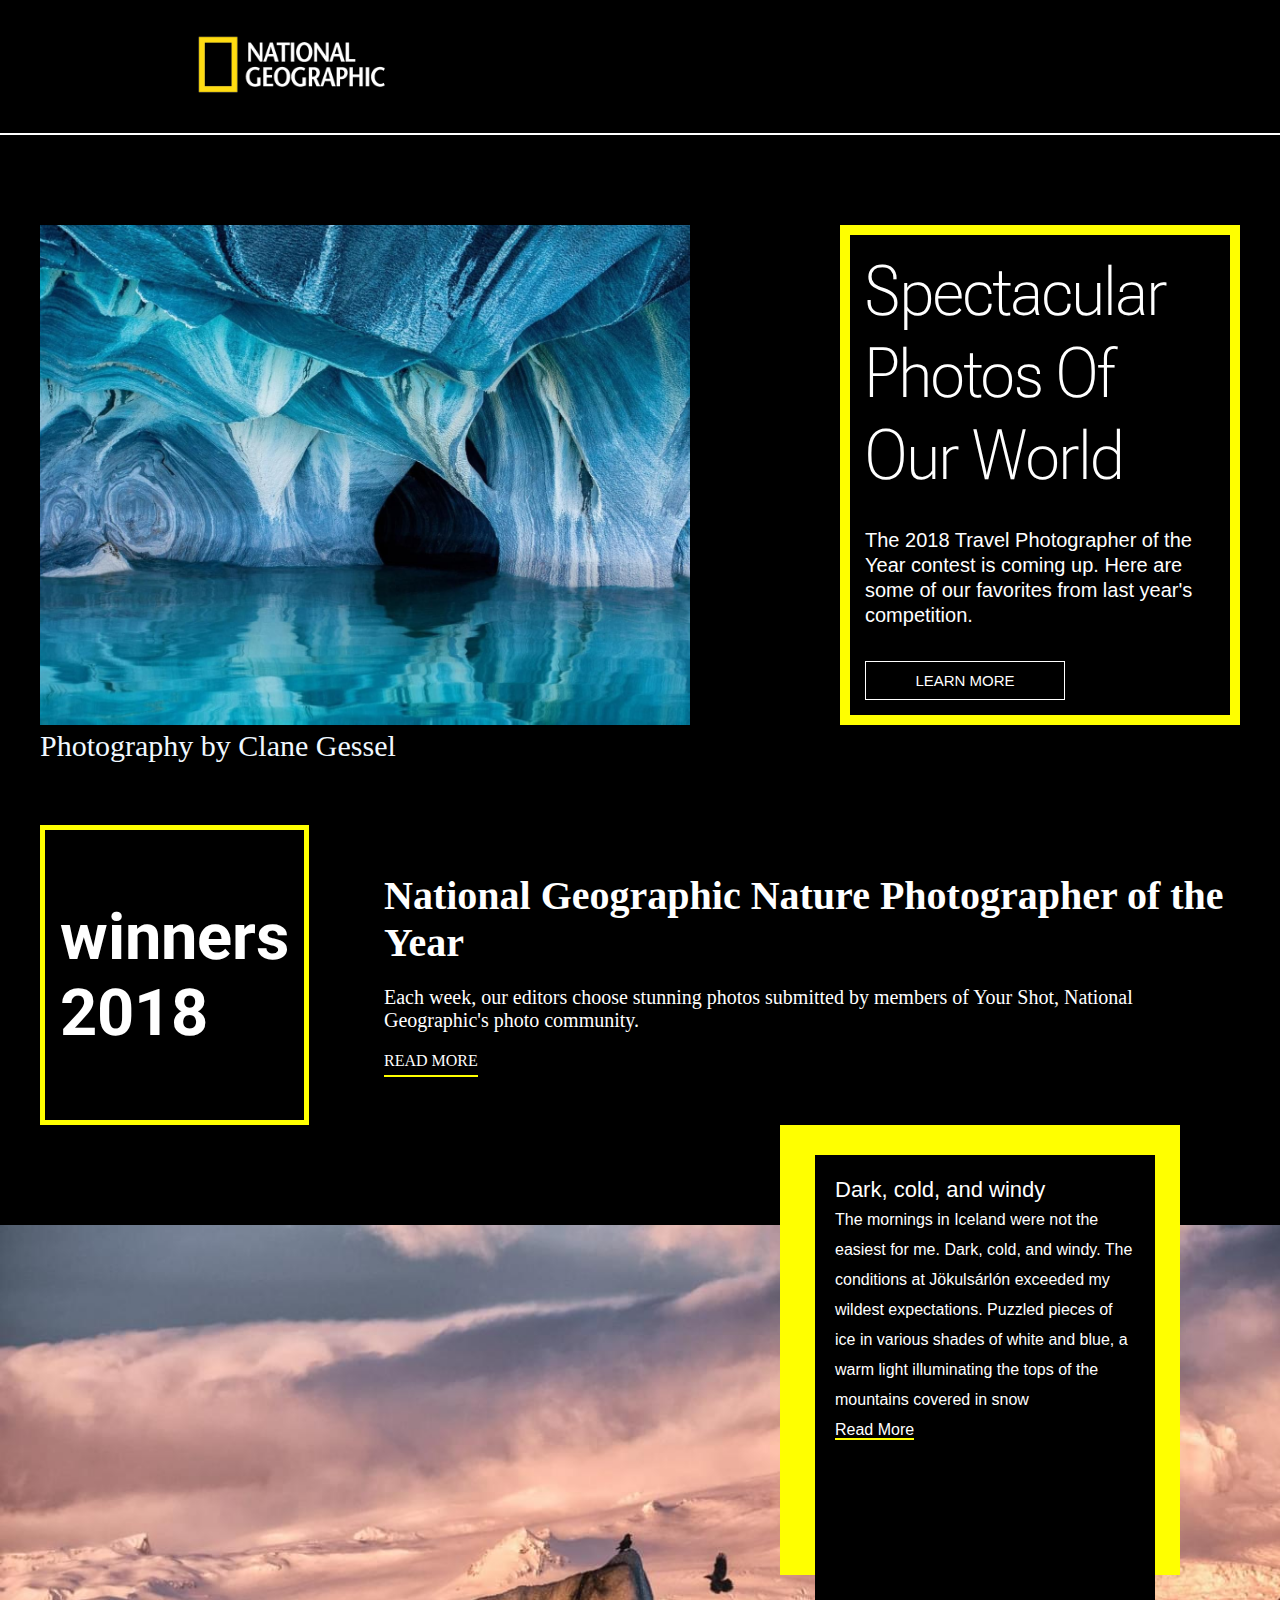
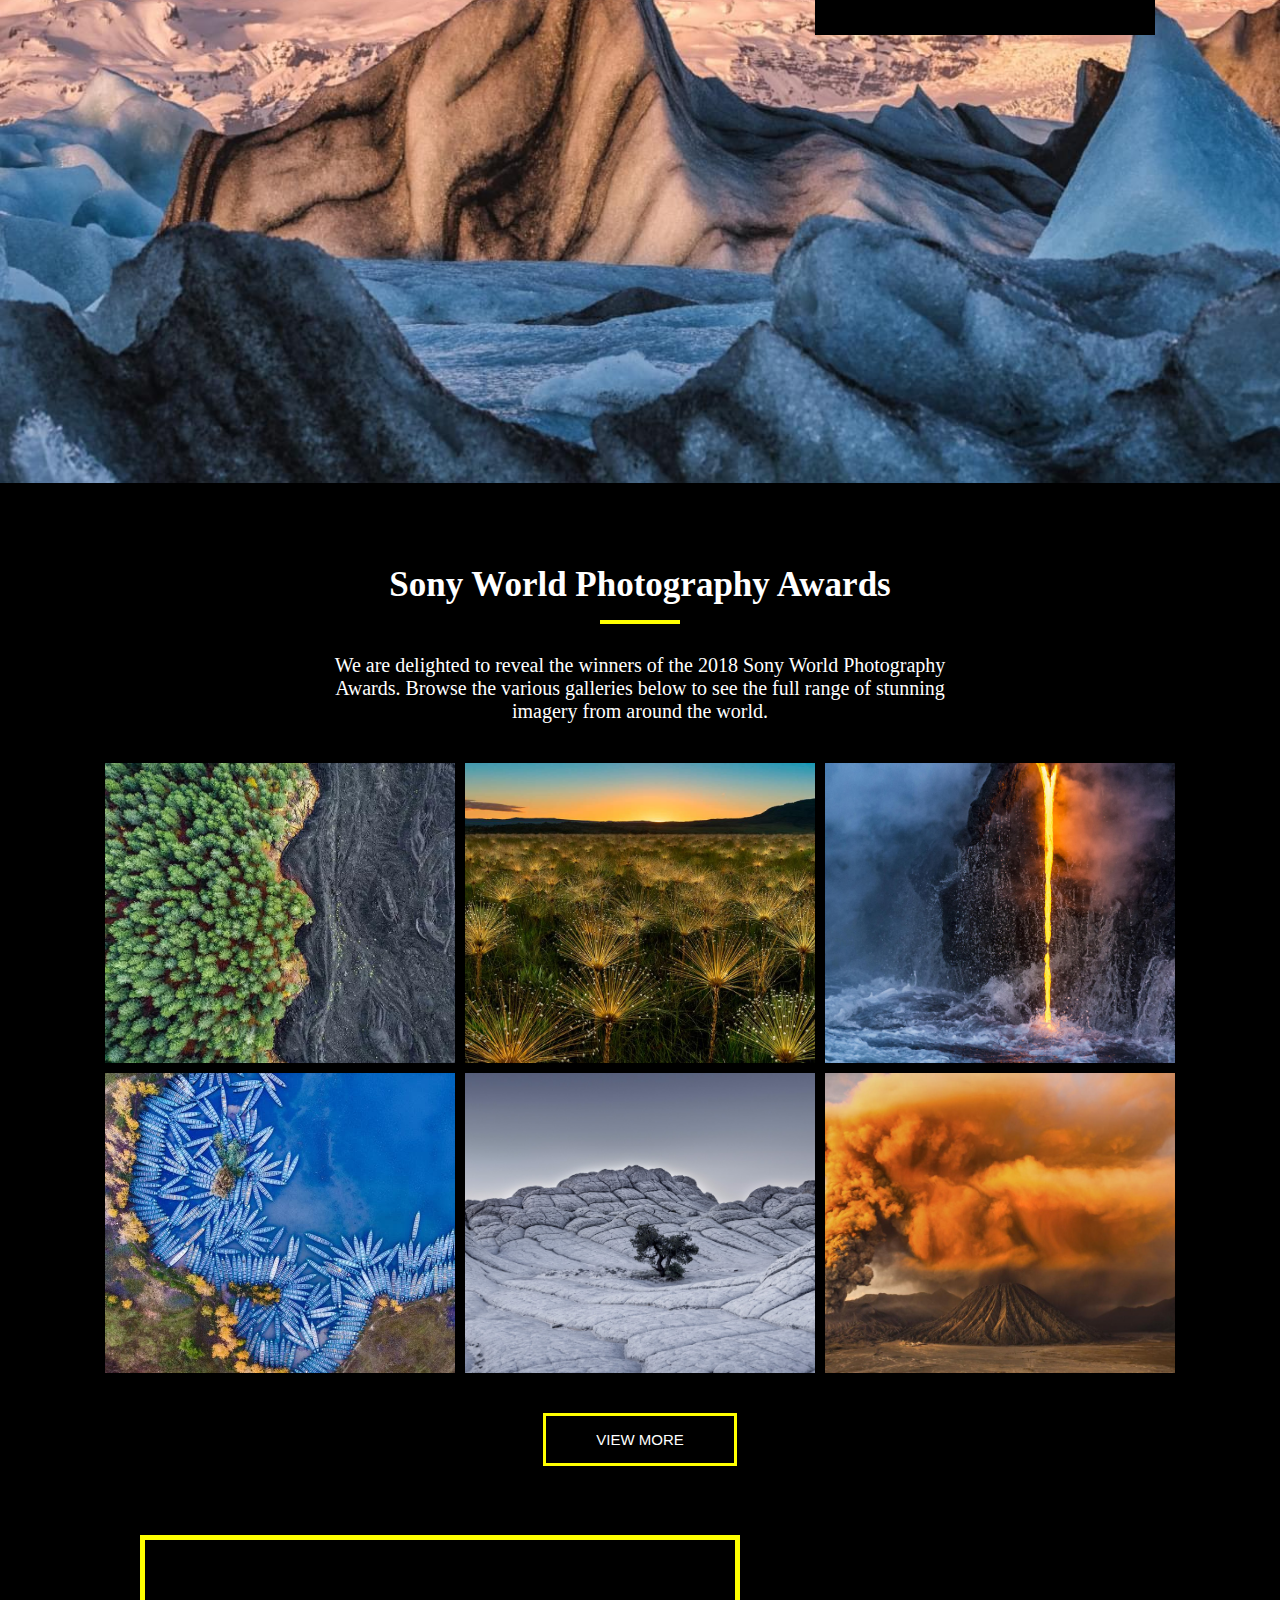
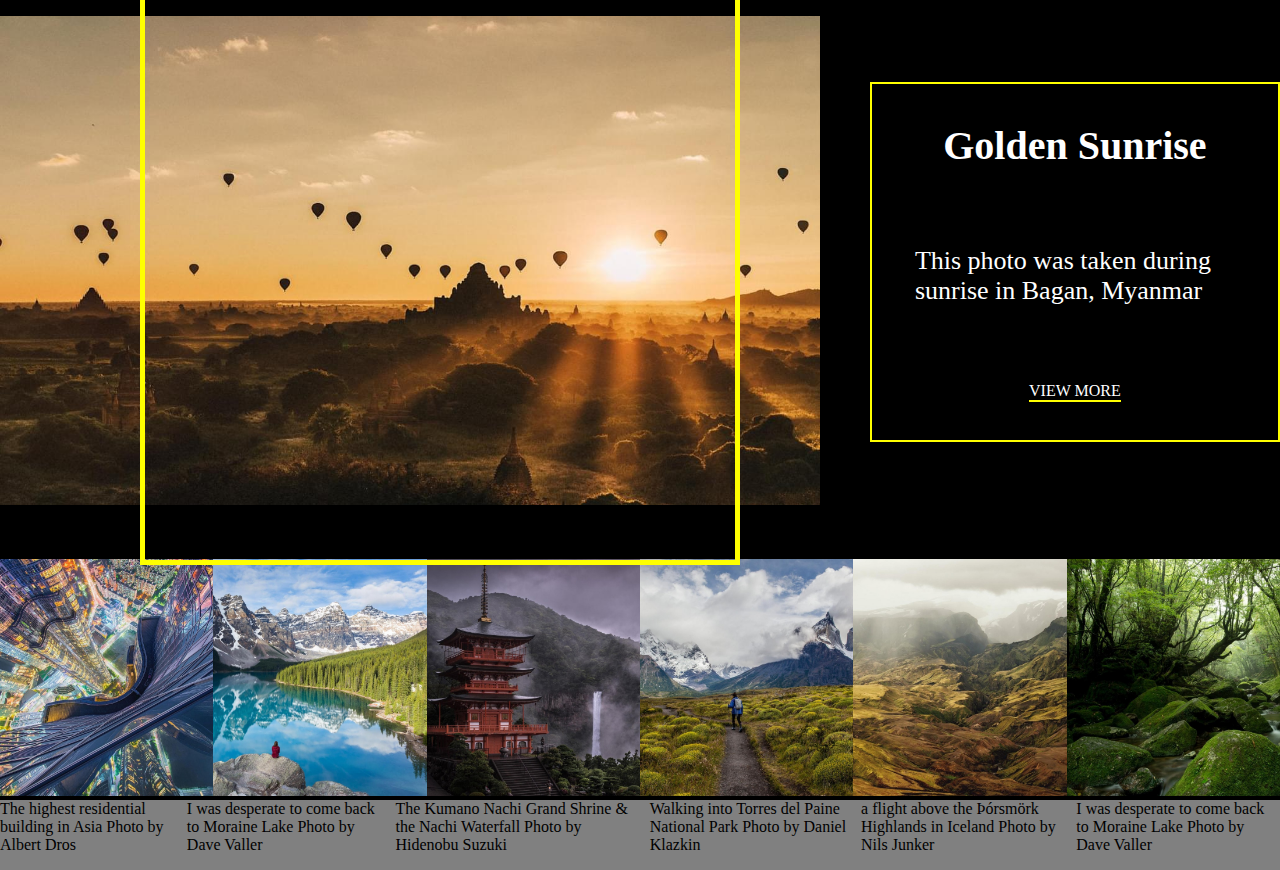
<file: index.html>
<!DOCTYPE html>
<html lang="en">
  <head>
    <meta charset="UTF-8" />
    <meta name="viewport" content="width=device-width, initial-scale=1.0" />
    <title>Document</title>

    <link rel="stylesheet" href="style.css" />
    <link rel="preconnect" href="https://fonts.googleapis.com" />
    <link rel="preconnect" href="https://fonts.gstatic.com" crossorigin />
    <link
      href="https://fonts.googleapis.com/css2?family=Roboto+Flex:opsz,wght@8..144,100..1000&display=swap"
      rel="stylesheet"
    />
    <link rel="preconnect" href="https://fonts.googleapis.com" />
    <link rel="preconnect" href="https://fonts.gstatic.com" crossorigin />
    <link
      href="https://fonts.googleapis.com/css2?family=Roboto:ital,wght@0,100;0,300;0,400;0,500;0,700;0,900;1,100;1,300;1,400;1,500;1,700;1,900&display=swap"
      rel="stylesheet"
    />
    <link
      rel="stylesheet"
      href="https://cdnjs.cloudflare.com/ajax/libs/font-awesome/6.6.0/css/all.min.css"
      integrity="sha512-Kc323vGBEqzTmouAECnVceyQqyqdsSiqLQISBL29aUW4U/M7pSPA/gEUZQqv1cwx4OnYxTxve5UMg5GT6L4JJg=="
      crossorigin="anonymous"
      referrerpolicy="no-referrer"
    />
  </head>
  <body>
    <header>
      <nav>
        <div class="navbar">
          <div class="navleft">
            <img src="assets/02614d7d102f1a441328312c6d3042ef.png" alt="" />
          </div>
          <div class="navright">
            <i class="fa-solid fa-bars"></i>
          </div>
        </div>
      </nav>
    </header>
    <main>
      <section class="one">
        <div class="contanier">
          <div class="left">
            <img src="assets/9b0b142a570875e452ff29707e14e7a6.jpeg" alt="" />
            <p>Photographу by Clane Gessel</p>
          </div>
          <div class="right">
            <h1>Spectacular Photos Of Our World</h1>
            <p>
              The 2018 Travel Photographer of the Year contest is coming up.
              Here are some of our favorites from last year's competition.
            </p>
            <button>LEARN MORE</button>
          </div>
        </div>
      </section>
      <section class="two">
        <div class="conteanirrr">
          <div class="leftt">
            <h3>winners 2018</h3>
          </div>
          <div class="rightt">
            <h2>National Geographic Nature Photographer of the Year</h2>
            <h5>
              Each week, our editors choose stunning photos submitted by members
              of Your Shot, National Geographic's photo community.
            </h5>
            <a class="read" href="">READ MORE</a>
          </div>
        </div>
      </section>
      <section class="three">
        <div class="sari">
          <div class="text">
            <h3>Dark, cold, and windy</h3>
            <p>
              The mornings in Iceland were not the easiest for me. Dark, cold,
              and windy. The conditions at Jökulsárlón exceeded my wildest
              expectations. Puzzled pieces of ice in various shades of white and
              blue, a warm light illuminating the tops of the mountains covered
              in snow
            </p>
            <a
              href="
         "
              >Read More</a
            >
          </div>
        </div>
      </section>
      <section class="foor">
        <div class="whrite">
          <h1>Sony World Photography Awards</h1>
          <h6></h6>
          <h5></h5>
          <p>
            We are delighted to reveal the winners of the 2018 Sony World
            Photography Awards. Browse the various galleries below to see the
            full range of stunning imagery from around the world.
          </p>
        </div>
        <div class="foto">
          <div class="foto1">
            <img src="assets/foto1.jpeg" alt="" />
          </div>
          <div class="foto1">
            <img src="assets/foto2.jpeg" alt="" />
          </div>
          <div class="foto1">
            <img src="assets/foto3.jpeg" alt="" />
          </div>
          <div class="foto1">
            <img src="assets/foto4.jpeg" alt="" />
          </div>
          <div class="foto1">
            <img src="assets/foto5.jpeg" alt="" />
          </div>
          <div class="foto1">
            <img src="assets/foto6.jpeg" alt="" />
          </div>
        </div>
        <button>VIEW MORE</button>
      </section>
      <section class="five">
        <div class="back">
          <img src="assets/kabadokya.jpeg" alt="" />
        </div>
        <div class="border"></div>
        <div class="icon1">
          <i class="fa-sharp fa-solid fa-l"></i>
        </div>
        <div class="rightborder">
          <h5>Golden Sunrise</h5>
          <p>This photo was taken during sunrise in Bagan, Myanmar</p>
          <a href="">VIEW MORE</a>
          <div class="icon"><i class="fa-sharp fa-solid fa-l"></i></div>
        </div>
      </section>
      <section class="qrafik">
<div class="natural">
 
  <div class="box">
    <img src="assets/natu1.jpeg" alt="">
  </div>
  <div class="box">
    <img src="assets/natu2.jpeg" alt="">
  </div>
  <div class="box">
    <img src="assets/natu3.jpeg" alt="">
  </div>
  <div class="box">
    <img src="assets/note4.jpeg" alt="">
  </div>
  <div class="box">
    <img src="assets/note5.jpeg" alt="">
  </div>
  <div class="box">
    <img src="assets/nato6.jpeg" alt="">
  </div>
</div>
<div class="naturatext">
<li>
  <p>The highest residential building in Asia
    Photo by  Albert Dros</p>
</li>
<li>
  <p>I was desperate to come back to Moraine Lake
    Photo by  Dave Valler</p>
</li> 
  
<li>
  <p>The Kumano Nachi Grand Shrine & the Nachi Waterfall
    Photo by  Hidenobu Suzuki</p>
</li>
<li>
  <p>Walking into Torres del Paine National Park 
    Photo by  Daniel Klazkin</p>
</li>
<li>
  <p>a flight above the Þórsmörk Highlands in Iceland
    Photo by  Nils Junker</p>
</li>
<li>
  <p>I was desperate to come back to Moraine Lake
    Photo by  Dave Valler</p>
</li>  
</div>

      </section>
    </main>
  </body>
</html>
</file>
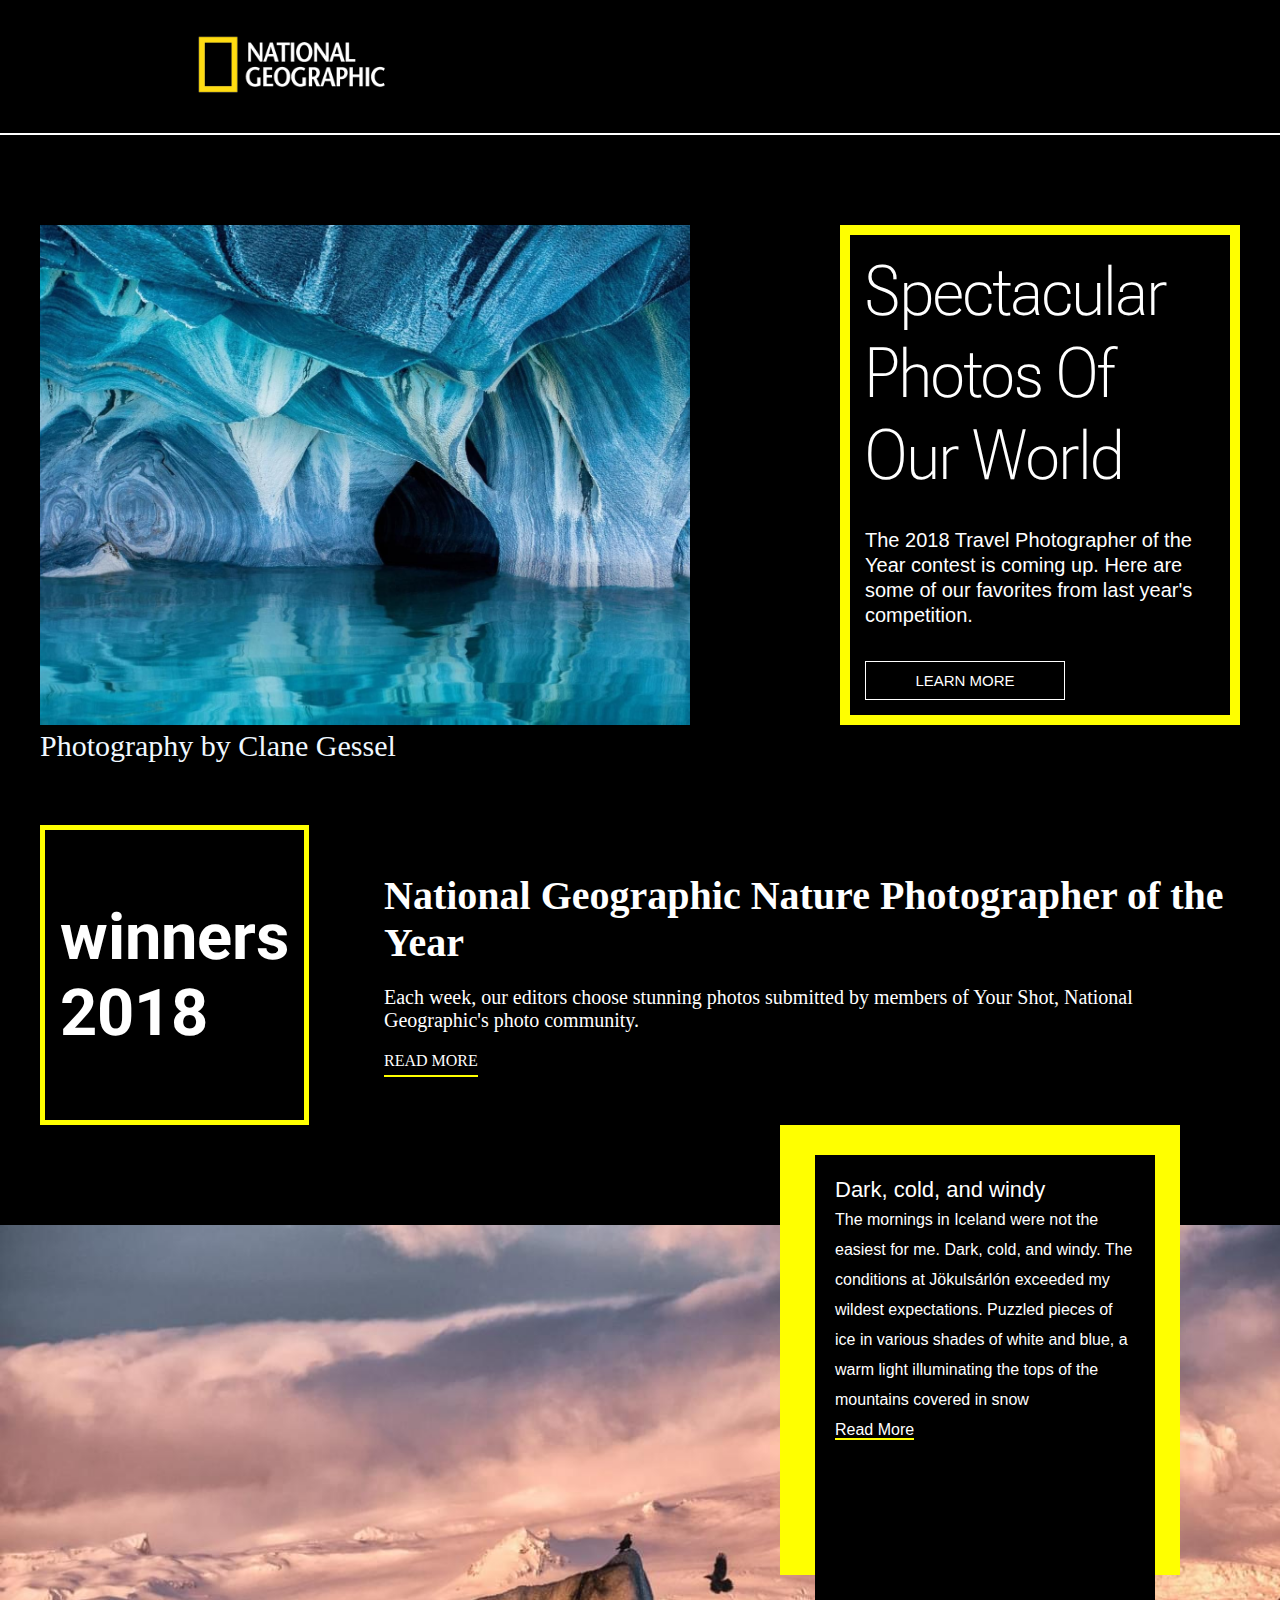
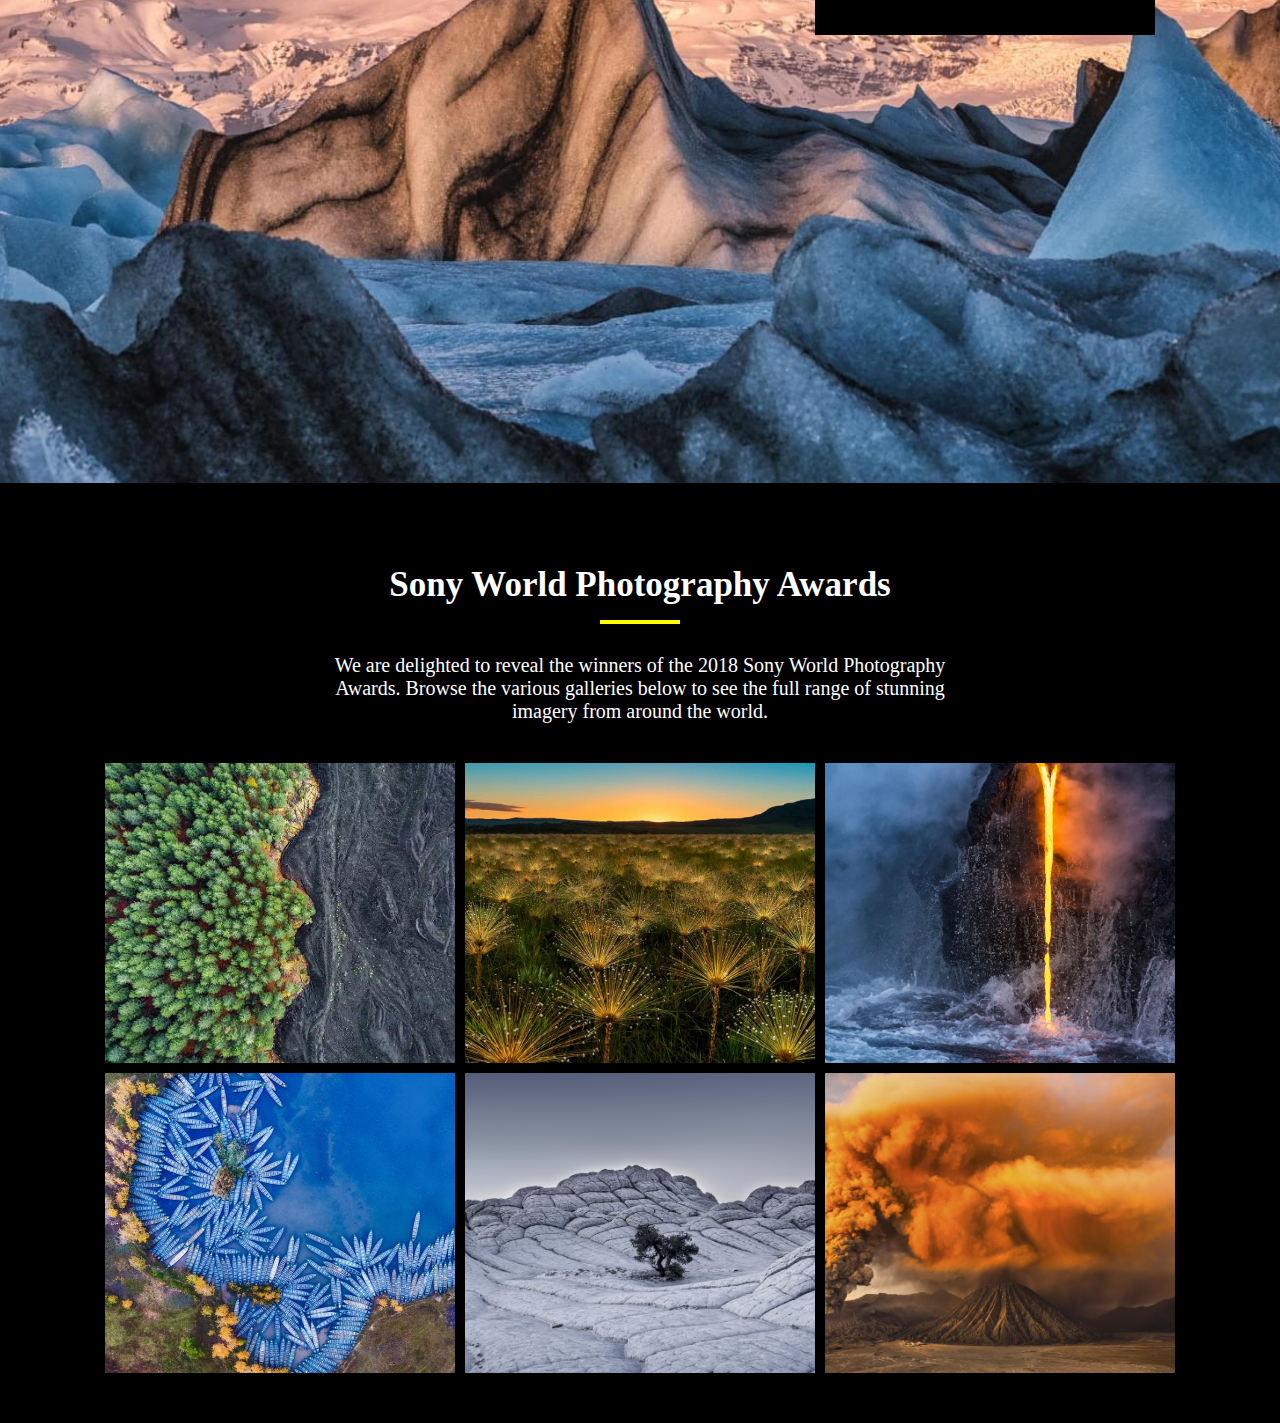
<file: intex.html>
<!DOCTYPE html>
<html lang="en">
  <head>
    <meta charset="UTF-8" />
    <meta name="viewport" content="width=device-width, initial-scale=1.0" />
    <title>Document</title>
    <link rel="stylesheet" href="style.css" />
    <link rel="preconnect" href="https://fonts.googleapis.com" />
    <link rel="preconnect" href="https://fonts.gstatic.com" crossorigin />
    <link
      href="https://fonts.googleapis.com/css2?family=Roboto+Flex:opsz,wght@8..144,100..1000&display=swap"
      rel="stylesheet"
    />
    <link rel="preconnect" href="https://fonts.googleapis.com" />
    <link rel="preconnect" href="https://fonts.gstatic.com" crossorigin />
    <link
      href="https://fonts.googleapis.com/css2?family=Roboto:ital,wght@0,100;0,300;0,400;0,500;0,700;0,900;1,100;1,300;1,400;1,500;1,700;1,900&display=swap"
      rel="stylesheet"
    />
    <link
      rel="stylesheet"
      href="https://cdnjs.cloudflare.com/ajax/libs/font-awesome/6.6.0/css/all.min.css"
      integrity="sha512-Kc323vGBEqzTmouAECnVceyQqyqdsSiqLQISBL29aUW4U/M7pSPA/gEUZQqv1cwx4OnYxTxve5UMg5GT6L4JJg=="
      crossorigin="anonymous"
      referrerpolicy="no-referrer"
    />
  </head>
  <body>
    <header>
      <nav>
        <div class="navbar">
          <div class="navleft">
            <img src="assets/02614d7d102f1a441328312c6d3042ef.png" alt="" />
          </div>
          <div class="navright">
            <i class="fa-solid fa-bars"></i>
          </div>
        </div>
      </nav>
    </header>
    <main>
      <section class="one">
        <div class="contanier">
          <div class="left">
            <img src="assets/9b0b142a570875e452ff29707e14e7a6.jpeg" alt="" />
            <p>Photographу by Clane Gessel</p>
          </div>
          <div class="right">
            <h1>Spectacular Photos Of Our World</h1>
            <p>
              The 2018 Travel Photographer of the Year contest is coming up.
              Here are some of our favorites from last year's competition.
            </p>
            <button>LEARN MORE</button>
          </div>
        </div>
      </section>
      <section class="two">
        <div class="conteanirrr">
          <div class="leftt">
            <h3>winners 2018</h3>
          </div>
          <div class="rightt">
            <h2>National Geographic Nature Photographer of the Year</h2>
            <h5>
              Each week, our editors choose stunning photos submitted by members
              of Your Shot, National Geographic's photo community.
            </h5>
            <a  class="read" href="">READ MORE</a>
          </div>
        </div>
      </section>
      <section class="three">
        
        <div class="sari">
        <div class="text">
          <h3>Dark, cold, and windy</h3>
          <p>
            The mornings in Iceland were not the easiest for me. Dark, cold, and
            windy. The conditions at Jökulsárlón exceeded my wildest
            expectations. Puzzled pieces of ice in various shades of white and
            blue, a warm light illuminating the tops of the mountains covered in
            snow
          </p>
          <a
            href="
         "
            >Read More</a
          >
        </div>
      </div>
      </section>
      <section class="foor">
        <div class="whrite">
          <h1>Sony World Photography Awards</h1>
          <h6></h6>
          <h5></h5>
          <p>We are delighted to reveal the winners of the 2018 Sony World Photography Awards. Browse the various galleries below to see the full range of stunning imagery from around the world.</p>
        </div>
         <div class="foto">
          <div class="foto1">
            <img src="assets/foto1.jpeg" alt="">
          </div>
          <div class="foto1">
            <img src="assets/foto2.jpeg" alt="">
          </div>
          <div class="foto1">
            <img src="assets/foto3.jpeg" alt="">
          </div>
          <div class="foto1">
            <img src="assets/foto4.jpeg" alt="">
          </div>
          <div class="foto1">
            <img src="assets/foto5.jpeg" alt="">
          </div>
          <div class="foto1">
            <img src="assets/foto6.jpeg" alt="">
          </div>
         </div>
        </section>
    </main>
  </body>
</html>
</file>
<file: style.css>
* {
  margin: 0;
  box-sizing: border-box;
  padding: 0;
}
header {
  background-color: black;
  padding: 30px 0px;
  border-bottom: 2px solid white;
}
.navbar {
  display: flex;
  align-items: center;
  justify-content: space-between;
  color: aliceblue;

  width: 70%;
  margin: 0 auto;
}
img {
  width: 100%;
  height: 100%;
  object-fit: cover;
}
.navleft {
  width: 200px;
}
.navright i {
  font-size: 35px;
}
body {
  background-color: black;
}
.contanier {
  display: flex;
  align-items: center;
  justify-content: space-between;
  width: 1200px;
  margin: 0 auto;
  margin-top: 90px;
}
.left {
  width: 650px;
  height: 500px;
}
.left p {
  color: aliceblue;
  font-size: 30px;
}
.right button {
  color: white;
  border: 1px solid;
  background-color: black;
  padding: 10px 10px;
  width: 200px;
}
.right h1 {
  color: white;
  font-size: 70px;
  font-family: "Roboto Flex";
  font-optical-sizing: auto;
  font-weight: 300;
  font-style: normal;
}
.right p {
  color: white;
  font-family: sans-serif;
  line-height: 25px;
  font-size: 20px;
}
.right {
  border: 10px solid yellow;
  padding: 15px;
  width: 400px;
  height: 500px;
  display: flex;
  flex-direction: column;
  justify-content: space-between;
}

.conteanirrr {
  display: flex;
  align-items: center;
  justify-content: space-between;
  width: 1200px;
  margin: 0 auto;
  color: white;
  margin-top: 100px;
  gap: 75px;
}
.leftt {
  width: 300px;
  height: 300px;
  border: 5px solid yellow;
  color: white;
  display: flex;
  align-items: center;
  justify-content: center;
  /* text-align: center; */
  padding: 15px;
}
.leftt h3 {
  font-family: "Roboto", sans-serif;
  font-weight: 100px;
  font-style: normal;
  text-align: start;

  font-size: 65px;
}
.rightt {
  display: flex;
  flex-direction: column;

  justify-content: center;
  gap: 20px;
}
.rightt h2 {
  font-size: 40px;
}
.rightt h5 {
  font-family: "Roboto" sans-serif;
  font-style: normal;
  font-weight: 100;
  font-size: 20px;
}
a {
  color: white;
}

.sari {
  width: 400px;
  height: 450px;
  background-color: yellow;
  position: absolute;
  z-index: 3;
  right: 100px;
  top: -100px;
}
.text {
  width: 420;
  height: 480px;
  background-color: black;
  color: white;
  right: 25px;
  padding: 20px;
  position: absolute;
  font-family: sans-serif;
  line-height: 30px;
  top: 30px;
  z-index: 4;
}
.text h3 {
  font-size: 22px;
  font-family: sans-serif;
  font-weight: 200;
}
.text p {
  width: 300px;
}
.three {
  position: relative;
  background-image: url(assets/328afb3199d85943c4bb62cc16640f50.jpeg);
  width: 100%;
  height: 100vh;
  background-repeat: no-repeat;
  background-size: 100%;
  display: flex;
  justify-content: end;
}
.two {
  padding-bottom: 100px;
}
.read {
  border-bottom: 2px solid yellow;
  display: inline;
  width: fit-content;
  padding-bottom: 5px;
  text-decoration: none;
}
.foto {
  display: flex;
  align-items: center;
  justify-content: center;
  flex-wrap: wrap;
  width: 1200px;
  gap: 10px;
}
.foor {
  display: flex;
  flex-direction: column;
  gap: 40px;
  align-items: center;
  justify-content: center;
  padding-bottom: 50px;
}
.whrite {
  color: white;
  display: flex;
  flex-direction: column;
  gap: 15px;
  align-items: center;
  justify-content: center;
  padding-top: 40px;
  font-size: 20px;
}
.foor .whrite h6 {
  border: 2px solid yellow;
  width: 80px;
  text-align: center;
}
.whrite p {
  width: 50vw;
  text-align: center;
}
.foto .foto1 {
  width: 350px;
  height: 300px;
}

.foto img {
  width: 100%;
  height: 100%;
  object-fit: cover;
}
.whrite h1 {
  font-size: 35px;
}
button {
  color: white;
  border: 3px solid yellow;
  background-color: black;
  padding: 15px 50px;
  font-size: 15px;
}
.five {
  color: white;
  display: flex;
  align-items: center;
  justify-content: center;
  gap: 50px;
  position: relative;
  margin-top: 100px;
}
.back {
  width: 900px;
}
.border {
  width: 600px;
  height: 630px;
  border: 5px solid yellow;
  margin-right: 400px;
  position: absolute;
  margin-bottom: 25px;
}
.rightborder {
  border: 2px solid yellow;
  width: 450px;
  height: 360px;
  display: flex;
  align-items: center;
  justify-content: center;
  flex-wrap: wrap;
}
.rightborder h5 {
  font-size: 40px;
}
.rightborder p {
  width: 25vw;
  font-size: 26px;
  font-style: initial;
}
a {
  color: white;
  text-decoration: none;
  border-bottom: 2px solid yellow;
}
i {
  font-size: 10vw;
  color: rgba(237, 237, 18, 0.57);
}
.icon1 {
  display: flex;
  position: absolute;
  margin-top: 280px;
  margin-left: 520px;
}
.icon {
  font-size: 50px;

  display: flex;
  position: absolute;
  margin-bottom: 300px;
  margin-left: 450px;
  transform: rotate(180deg);
}

.qrafik .natural .box img{
  width: 100%;
  height: 100%;
object-fit: cover;
}
.qrafik{
  display: flex;
  align-items: center;
  justify-content: center;

  
  flex-wrap: wrap;
  
.natural{
  display: flex;
  align-items: center;
  justify-content: center;
  
  width: 600vw;
  padding-top:50px;
   
}
.qrafik .natural .box{
  display: flex;
  align-items: center;
  justify-content: center;
  height:90px}

  .naturatext{
    background-color:grey;
    width: 600vw;
    display: flex;
    height: 70px;
  list-style: none;
  gap: 5px;
  }

@media (max-width: 1241px) {
  .contanier {
    width: 100%;
    flex-wrap: wrap;
    justify-content: center;
    gap: 70px;
    text-align: center;
    padding: 0px 10px;
  }
  .foto {
    width: fit-content;
  }
  .right,
  .left {
    width: 100%;
    border: 6px solid yellow;
  }
  .conteanirrr {
    width: 100%;
    flex-direction: column-reverse;
    margin: 0;
  }
  .leftt {
    width: 100%;
  }
  .two {
    padding: 10px;
  }
  .sari {
    position: relative;
    right: 0;
    top: 0;
    width: 400px;
  }
  .three {
    justify-content: center;
    align-items: start;
    background-size: 2000px;
    padding: 30px;
    height: 130vh;
  }
  .text {
    top: 600px;
    width: 400px;
    right: 0;
  }
  .back {
    width: fit-content;
    position: relative;
  }
  .icon {
    opacity: 0;
  }
  .icon1 {
    opacity: 0;
  }

  .five {
    flex-wrap: wrap;
    gap: 55px;
    position: absolute;
  }
  .border {
    position: relative;
    margin: 0;
  }
  .rightborder {
    width: 600px;
    height: 460px;
    flex-direction: column;
    gap: 35px;
  }
  .rightborder h5 {
    font-size: 60px;
  }
  .rightborder p {
    width: 45vw;
    font-size: 40px;
  }
  .rightborder a {
    font-size: 35px;
    border-bottom: 4px solid yellow;
  }
  .foor .whrite h1 {
    font-size: 50px;
  }
  .foor .whrite h6 {
    width: 250px;
  }
  .foor .whrite p {
    width: fit-content;
    font-size: 40px;
  }
  
}
@media (max-width: 470px) {
  .sari {
    width: 100%;
  }
  .text {
    width: 100%;
  }
  .text p {
    width: fit;
  }
  .three {
    height: 130vh;
  }
}
</file>
